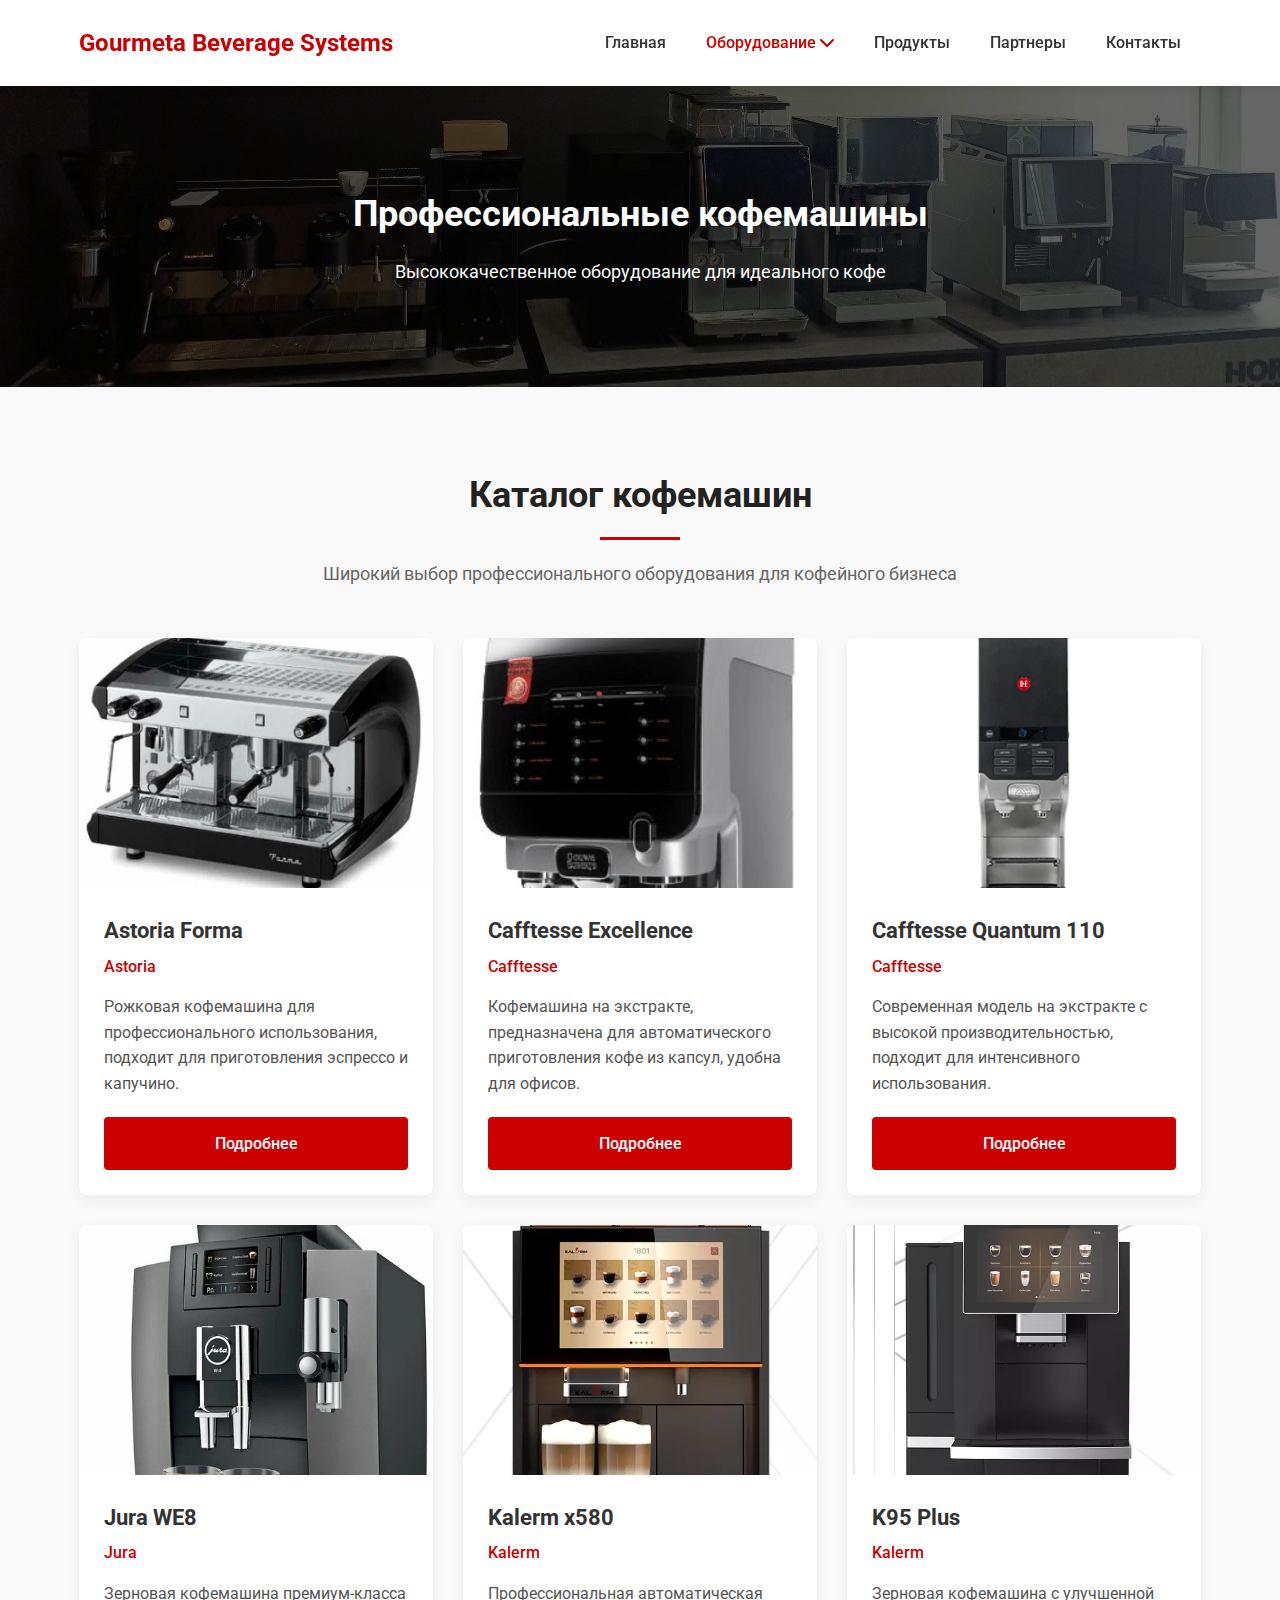
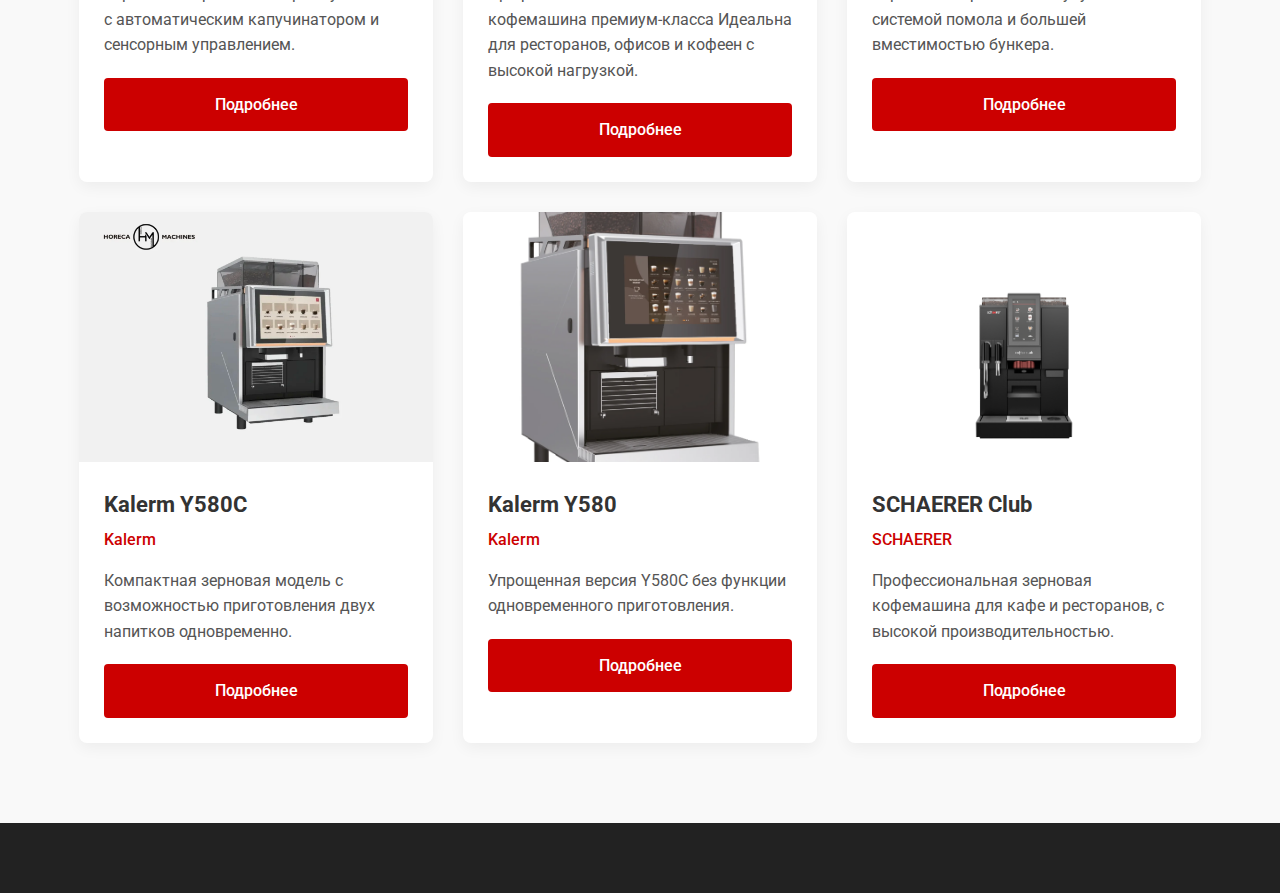
<file: coffee-machines.html>
<!DOCTYPE html>
<html lang="ru">
<head>
    <meta charset="UTF-8">
    <meta name="viewport" content="width=device-width, initial-scale=1.0">
    <title>Профессиональные кофемашины | Gourmeta Beverage Systems</title>
    <link rel="stylesheet" href="css/style.css">
    <link href="https://fonts.googleapis.com/css2?family=Roboto:wght@300;400;500;700&display=swap" rel="stylesheet">
    <link rel="stylesheet" href="https://cdnjs.cloudflare.com/ajax/libs/font-awesome/6.0.0/css/all.min.css">
</head>
<body>
    <!-- Шапка -->
    <header>
        <div class="container">
            <div class="header-top">
                <div class="logo">Gourmeta Beverage Systems</div>
                <nav>
                    <ul>
                        <li><a href="index.html">Главная</a></li>
                        <li class="dropdown">
                            <a href="equipment.html">Оборудование <i class="fas fa-chevron-down"></i></a>
                            <ul class="dropdown-menu">
                                <li><a href="coffee-machines.html" class="active">Кофемашины</a></li>
                                <li><a href="refrigerators.html">Холодильники</a></li>
                            </ul>
                        </li>
                        <li><a href="products.html">Продукты</a></li>
                        <li><a href="partners.html">Партнеры</a></li>
                        <li><a href="contacts.html">Контакты</a></li>
                    </ul>
                </nav>
            </div>
        </div>
    </header>

    <!-- Баннер -->
    <section class="hero-inner" style="background: linear-gradient(rgba(0,0,0,0.6), rgba(0,0,0,0.6)), url('img/cm/coffee-b.jpg'); background-size: cover; padding: 100px 0;">
        <div class="container">
            <h1>Профессиональные кофемашины</h1>
            <p>Высококачественное оборудование для идеального кофе</p>
        </div>
    </section>

    <!-- Контент страницы -->
    <main>
        <section id="coffee-machines">
            <div class="container">
                <div class="section-title">
                    <h2>Каталог кофемашин</h2>
                    <p>Широкий выбор профессионального оборудования для кофейного бизнеса</p>
                </div>
                
                <div class="equipment-grid">
                    <!-- Astoria -->
                    <div class="equipment-card">
                        <div class="equipment-img" style="background-image: url('img/cm/astoria_forma.jpg');"></div>
                        <div class="equipment-info">
                            <h3>Astoria Forma</h3>
                            <div class="brand">Astoria</div>
                            <p>Рожковая кофемашина для профессионального использования, подходит для приготовления эспрессо и капучино.</p>
                            <a href="https://www.refro.ru/product/kofemashina-rozhkovaya-astoria-sae-2-forma-chernyiy-stal/?ysclid=mc2ro4s0jy481557337" class="btn">Подробнее</a>
                        </div>
                    </div>
                    
                    <!-- Cafftesse Excellence -->
                    <div class="equipment-card">
                        <div class="equipment-img" style="background-image: url('img/cm/cafftesse_excellence.jpg');"></div>
                        <div class="equipment-info">
                            <h3>Cafftesse Excellence</h3>
                            <div class="brand">Cafftesse</div>
                            <p>Кофемашина на экстракте, предназначена для автоматического приготовления кофе из капсул, удобна для офисов.</p>
                            <a href="https://www.jacobsdouweegbertsprofessional.com/jacobsdouweegbertsprofessional2.com/coffee-dispensers/cafitesse-excellence/" class="btn">Подробнее</a>
                        </div>
                    </div>
                    
                    <!-- Cafftesse Quantum 110 -->
                    <div class="equipment-card">
                        <div class="equipment-img" style="background-image: url('img/cm/cafftesse_quantum110.jpg');"></div>
                        <div class="equipment-info">
                            <h3>Cafftesse Quantum 110</h3>
                            <div class="brand">Cafftesse</div>
                            <p>Современная модель на экстракте с высокой производительностью, подходит для интенсивного использования.</p>
                            <a href="https://www.jacobsdouweegbertsprofessional.com.au/products/coffee-machines/cafitesse/cafitesse-quantum-110/" class="btn">Подробнее</a>
                        </div>
                    </div>
                    
                    <!-- Jura WE8 -->
                    <div class="equipment-card">
                        <div class="equipment-img" style="background-image: url('img/cm/jura_we8.jpg');"></div>
                        <div class="equipment-info">
                            <h3>Jura WE8</h3>
                            <div class="brand">Jura</div>
                            <p>Зерновая кофемашина премиум-класса с автоматическим капучинатором и сенсорным управлением.</p>
                            <a href="https://jura-shop.ru/product/kofemashina-jura-we8-chrome-professional-15091/?ysclid=mc2sr716sb466140631" class="btn">Подробнее</a>
                        </div>
                    </div>
                    
                    <!-- Kalerm x580 -->
                    <div class="equipment-card">
                        <div class="equipment-img" style="background-image: url('img/cm/kalerm_x580.jpg');"></div>
                        <div class="equipment-info">
                            <h3>Kalerm x580</h3>
                            <div class="brand">Kalerm</div>
                            <p>Профессиональная автоматическая кофемашина премиум-класса
Идеальна для ресторанов, офисов и кофеен с высокой нагрузкой.</p>
                            <a href="https://www.kalerm.com/X580/" class="btn">Подробнее</a>
                        </div>
                    </div>
                    
                    <!-- Kalerm K961 -->
                    <div class="equipment-card">
                        <div class="equipment-img" style="background-image: url('img/cm/kalerm_k95P.jpg');"></div>
                        <div class="equipment-info">
                            <h3>K95 Plus</h3>
                            <div class="brand">Kalerm</div>
                            <p>Зерновая кофемашина с улучшенной системой помола и большей вместимостью бункера.</p>
                            <a href="https://www.kalerm.com/h-col-476.html" class="btn">Подробнее</a>
                        </div>
                    </div>
                    
                    <!-- Kalerm Y580c -->
                    <div class="equipment-card">
                        <div class="equipment-img" style="background-image: url('img/cm/kalerm_y580c.jpg');"></div>
                        <div class="equipment-info">
                            <h3>Kalerm Y580C</h3>
                            <div class="brand">Kalerm</div>
                            <p>Компактная зерновая модель с возможностью приготовления двух напитков одновременно.</p>
                            <a href="https://horeca-machines.com/horeca-machines-model-y580" class="btn">Подробнее</a>
                        </div>
                    </div>
                    
                    <!-- Kalerm Y580 -->
                    <div class="equipment-card">
                        <div class="equipment-img" style="background-image: url('img/cm/kalerm_y580.jpg');"></div>
                        <div class="equipment-info">
                            <h3>Kalerm Y580</h3>
                            <div class="brand">Kalerm</div>
                            <p>Упрощенная версия Y580C без функции одновременного приготовления.</p>
                            <a href="https://horeca-machines.com/horeca-machines-model-y580" class="btn">Подробнее</a>
                        </div>
                    </div>
                    
                    <!-- SCHAERER Club -->
                    <div class="equipment-card">
                        <div class="equipment-img" style="background-image: url('img/cm/schaerer_club.jpg');"></div>
                        <div class="equipment-info">
                            <h3>SCHAERER Club</h3>
                            <div class="brand">SCHAERER</div>
                            <p>Профессиональная зерновая кофемашина для кафе и ресторанов, с высокой производительностью.</p>
                            <a href="https://www.schaerer.com/coffee-machines/schaerer-coffee-club" class="btn">Подробнее</a>
                        </div>
                    </div>
                </div>
            </div>
        </section>
    </main>

    <!-- Футер -->
    <footer>
        <!-- Содержимое футера аналогично другим страницам -->
    </footer>

    <script src="js/script.js"></script>
</body>
</html>
</file>
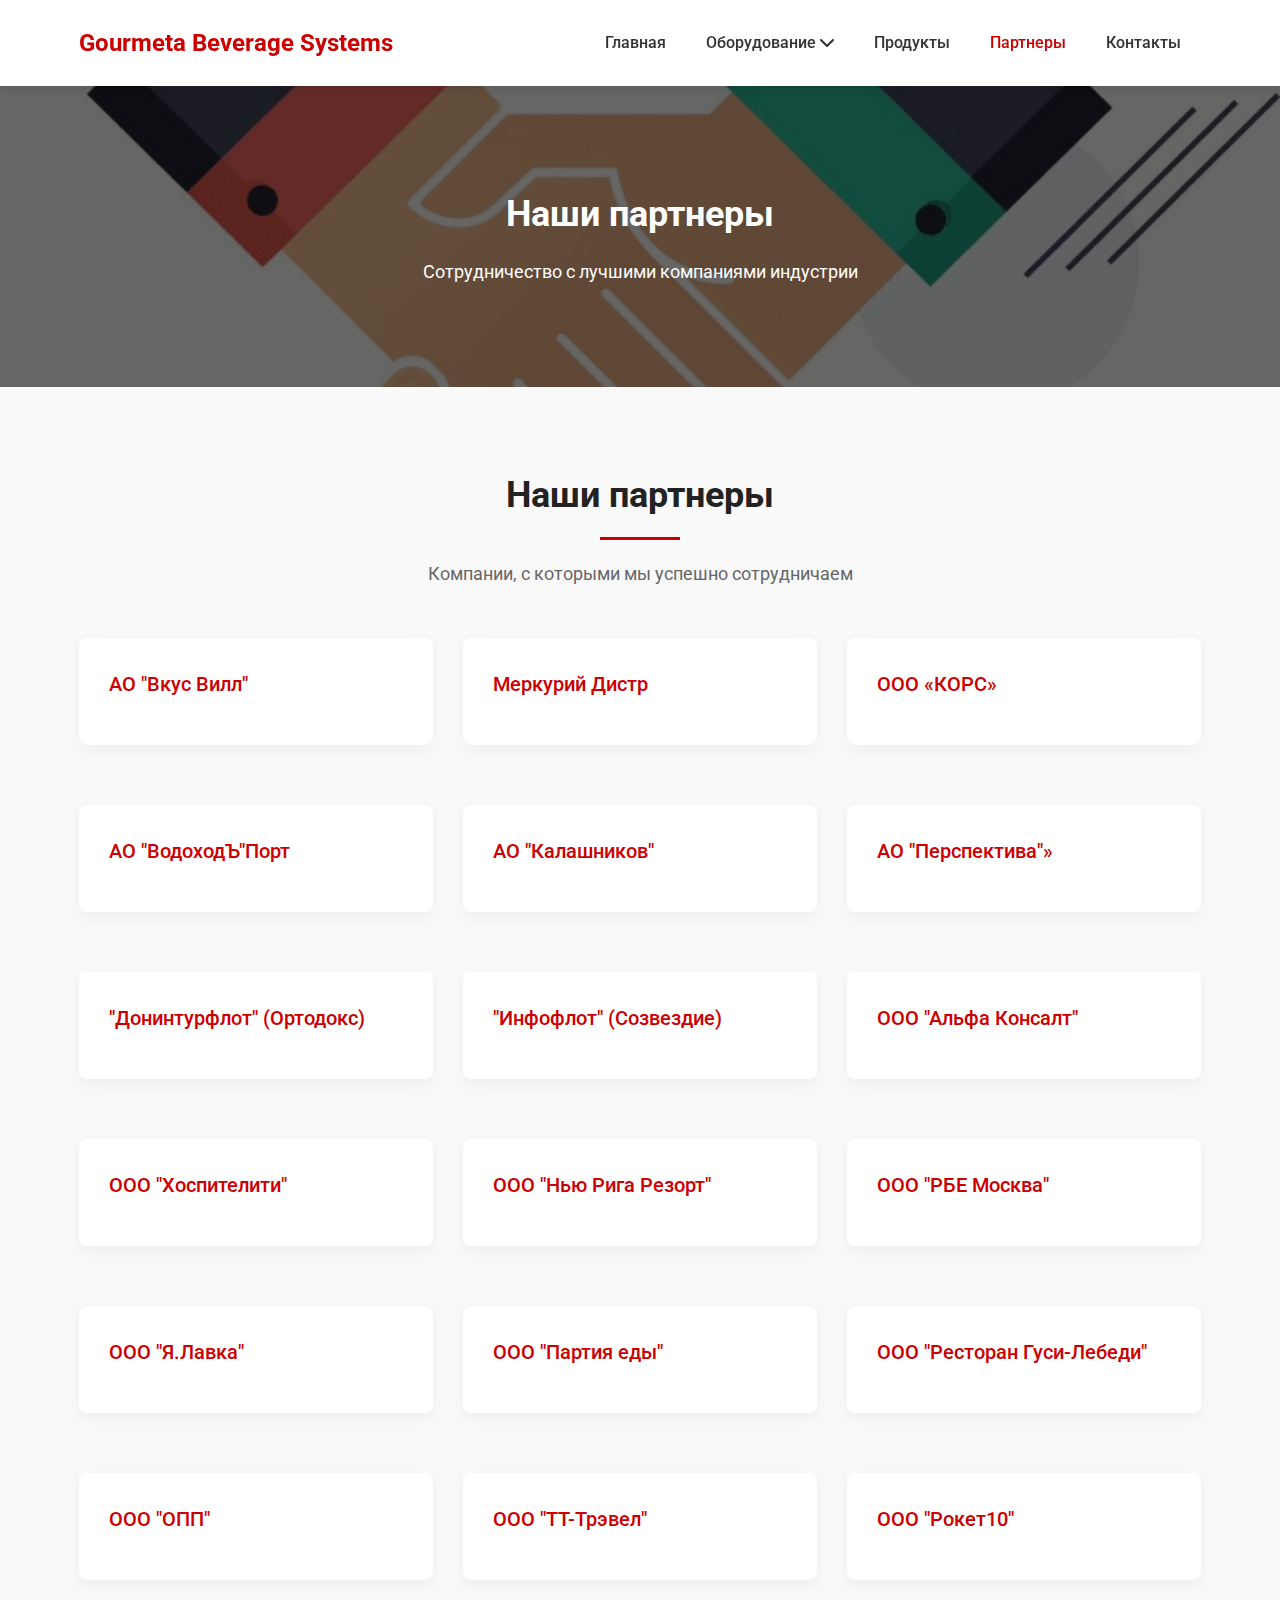
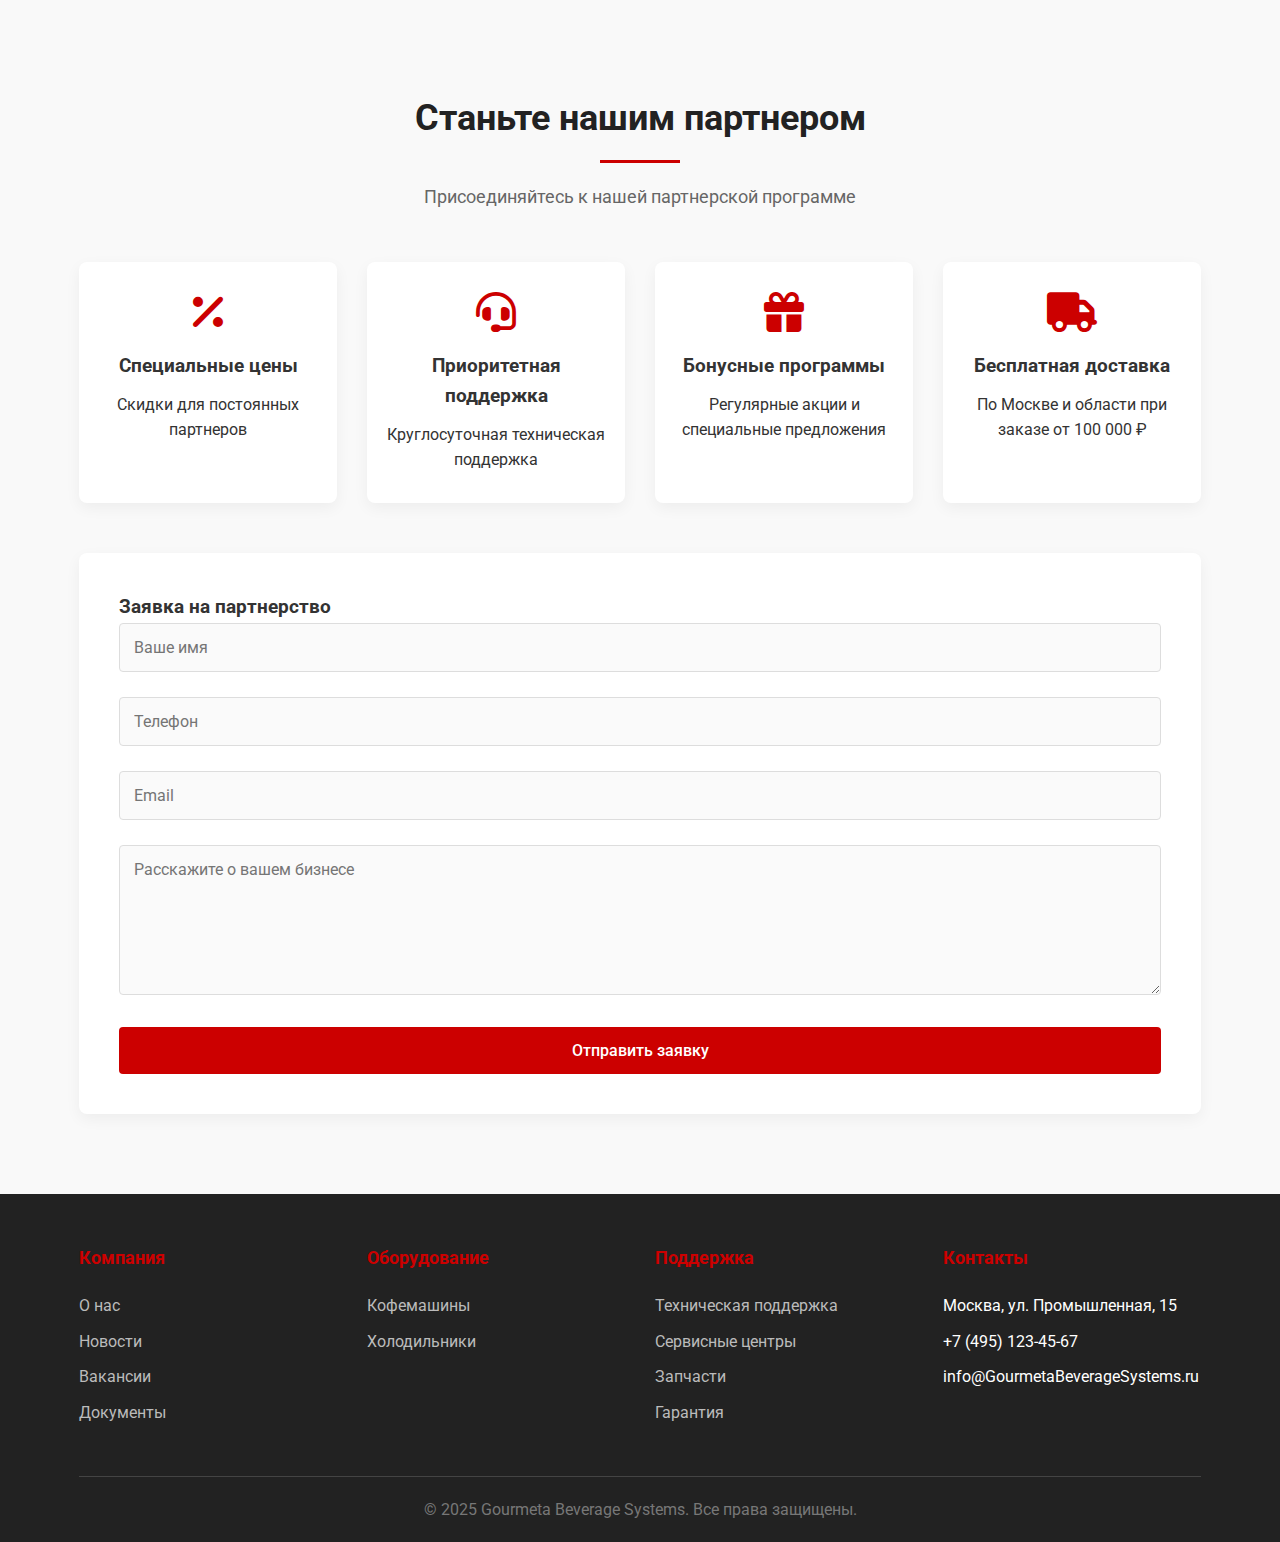
<file: partners.html>
<!DOCTYPE html>
<html lang="ru">
<head>
    <meta charset="UTF-8">
    <meta name="viewport" content="width=device-width, initial-scale=1.0">
    <title>Наши партнеры | Gourmeta Beverage Systems</title>
    <link rel="stylesheet" href="css/style.css">
    <link href="https://fonts.googleapis.com/css2?family=Roboto:wght@300;400;500;700&display=swap" rel="stylesheet">
    <link rel="stylesheet" href="https://cdnjs.cloudflare.com/ajax/libs/font-awesome/6.0.0/css/all.min.css">
</head>
<body>
    <!-- Шапка -->
    <header>
        <div class="container">
            <div class="header-top">
                <div class="logo">Gourmeta Beverage Systems</div>
                <nav>
                    <ul>
                        <li><a href="index.html">Главная</a></li>
                        <li class="dropdown">
                            <a href="equipment.html">Оборудование <i class="fas fa-chevron-down"></i></a>
                            <ul class="dropdown-menu">
                                <li><a href="coffee-machines.html">Кофемашины</a></li>
                                <li><a href="refrigerators.html">Холодильники</a></li>
                            </ul>
                        </li>
                        <li><a href="products.html">Продукты</a></li>
                        <li><a href="partners.html" class="active">Партнеры</a></li>
                        <li><a href="contacts.html">Контакты</a></li>
                    </ul>
                </nav>
            </div>
        </div>
    </header>

    <!-- Баннер -->
    <section class="hero-inner" style="background: linear-gradient(rgba(0,0,0,0.6), rgba(0,0,0,0.6)), url('img/partners-b.jpg'); background-size: cover; padding: 100px 0;">
        <div class="container">
            <h1>Наши партнеры</h1>
            <p>Сотрудничество с лучшими компаниями индустрии</p>
        </div>
    </section>

    <!-- Контент страницы -->
    <main>
        <section id="partners-main">
            <div class="container">
                <div class="section-title">
                    <h2>Наши партнеры</h2>
                    <p>Компании, с которыми мы успешно сотрудничаем</p>
                </div>
                
                <div class="partners-container">
                    <div class="partners-grid">
                        <!-- Партнеры из таблицы -->
                        <div class="partner-card">
                            <div class="partner-name">АО "Вкус Вилл"</div>
                        </div>
                        
                        <div class="partner-card">
                            <div class="partner-name">Меркурий Дистр</div>
                        </div>
                        
                        <div class="partner-card">
                            <div class="partner-name">ООО «КОРС»</div>
                        </div>
                        
                         <div class="partner-card">
                            <div class="partner-name">АО "ВодоходЪ"Порт</div>
                        </div>
                        
                        <div class="partner-card">
                            <div class="partner-name">АО "Калашников"</div>
                        </div>
                        
                        <div class="partner-card">
                            <div class="partner-name">АО "Перспектива"»</div>
                        </div>
                        
                        <div class="partner-card">
                            <div class="partner-name">"Донинтурфлот" (Ортодокс)</div>
                        </div>
                        
                        <div class="partner-card">
                            <div class="partner-name">"Инфофлот" (Созвездие)</div>
                        </div>
                        
                        <div class="partner-card">
                            <div class="partner-name">ООО "Альфа Консалт"</div>
                        </div>
                        
                        <div class="partner-card">
                            <div class="partner-name">ООО "Хоспителити"</div>
                        </div>
                        
                        <div class="partner-card">
                            <div class="partner-name">ООО "Нью Рига Резорт"</div>
                        </div>
                        
                        <div class="partner-card">
                            <div class="partner-name">ООО "РБЕ Москва"</div>
                        </div>
                        
                        <div class="partner-card">
                            <div class="partner-name">ООО "Я.Лавка"</div>
                        </div>
                        
                        <div class="partner-card">
                            <div class="partner-name">ООО "Партия еды"</div>
                        </div>
                        
                        <div class="partner-card">
                            <div class="partner-name">ООО "Ресторан Гуси-Лебеди"</div>
                        </div>
                        
                        <div class="partner-card">
                            <div class="partner-name">ООО "ОПП"</div>
                        </div>
                        
                         <div class="partner-card">
                            <div class="partner-name">ООО "ТТ-Трэвел"</div>
                        </div>
                        
                         <div class="partner-card">
                            <div class="partner-name">ООО "Рокет10"</div>
                        </div>
                        
                        
                    </div>
                </div>
                
                <div class="section-title" style="margin-top: 80px;">
                    <h2>Станьте нашим партнером</h2>
                    <p>Присоединяйтесь к нашей партнерской программе</p>
                </div>
                
                <div class="partnership-advantages">
                    <div class="advantage-card">
                        <i class="fas fa-percent"></i>
                        <h3>Специальные цены</h3>
                        <p>Скидки для постоянных партнеров</p>
                    </div>
                    
                    <div class="advantage-card">
                        <i class="fas fa-headset"></i>
                        <h3>Приоритетная поддержка</h3>
                        <p>Круглосуточная техническая поддержка</p>
                    </div>
                    
                    <div class="advantage-card">
                        <i class="fas fa-gift"></i>
                        <h3>Бонусные программы</h3>
                        <p>Регулярные акции и специальные предложения</p>
                    </div>
                    
                    <div class="advantage-card">
                        <i class="fas fa-truck"></i>
                        <h3>Бесплатная доставка</h3>
                        <p>По Москве и области при заказе от 100 000 ₽</p>
                    </div>
                </div>
                
                <div class="partnership-form">
                    <h3>Заявка на партнерство</h3>
                    <form>
                        <div class="form-group">
                            <input type="text" placeholder="Ваше имя" required>
                        </div>
                        <div class="form-group">
                            <input type="tel" placeholder="Телефон" required>
                        </div>
                        <div class="form-group">
                            <input type="email" placeholder="Email" required>
                        </div>
                        <div class="form-group">
                            <textarea placeholder="Расскажите о вашем бизнесе" rows="4" required></textarea>
                        </div>
                        <button type="submit" class="btn">Отправить заявку</button>
                    </form>
                </div>
            </div>
        </section>
    </main>

    <!-- Футер -->
    <footer>
        <div class="container">
            <div class="footer-content">
                <div class="footer-column">
                    <h3>Компания</h3>
                    <ul>
                        <li><a href="index.html">О нас</a></li>
                        <li><a href="#">Новости</a></li>
                        <li><a href="#">Вакансии</a></li>
                        <li><a href="#">Документы</a></li>
                    </ul>
                </div>
                <div class="footer-column">
                    <h3>Оборудование</h3>
                    <ul>
                        <li><a href="coffee-machines.html">Кофемашины</a></li>
                        <li><a href="refrigerators.html">Холодильники</a></li>
                    </ul>
                </div>
                <div class="footer-column">
                    <h3>Поддержка</h3>
                    <ul>
                        <li><a href="#">Техническая поддержка</a></li>
                        <li><a href="#">Сервисные центры</a></li>
                        <li><a href="#">Запчасти</a></li>
                        <li><a href="#">Гарантия</a></li>
                    </ul>
                </div>
                <div class="footer-column">
                    <h3>Контакты</h3>
                    <ul>
                        <li>Москва, ул. Промышленная, 15</li>
                        <li>+7 (495) 123-45-67</li>
                        <li>info@GourmetaBeverageSystems.ru</li>
                    </ul>
                </div>
            </div>
            <div class="copyright">
                <p>&copy; 2025 Gourmeta Beverage Systems. Все права защищены.</p>
            </div>
        </div>
    </footer>

    <script src="js/script.js"></script>
</body>
</html>
</file>
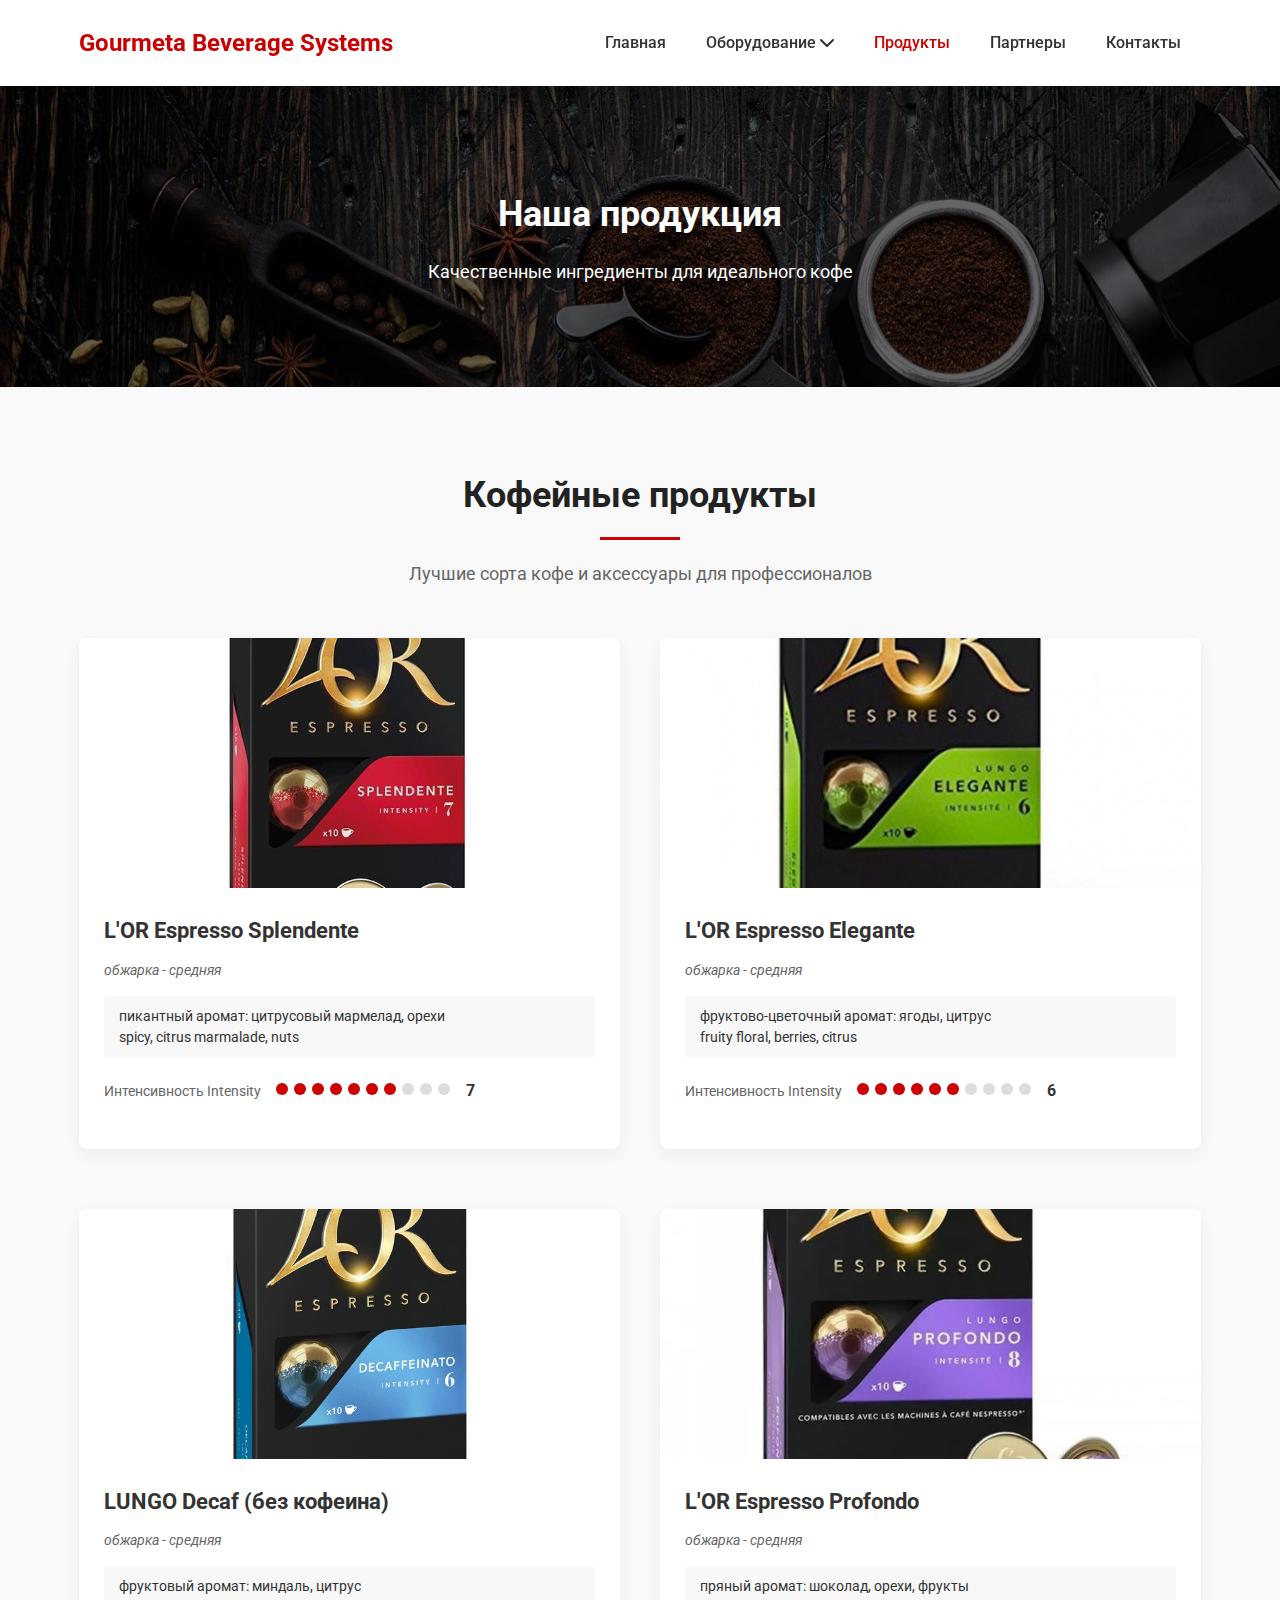
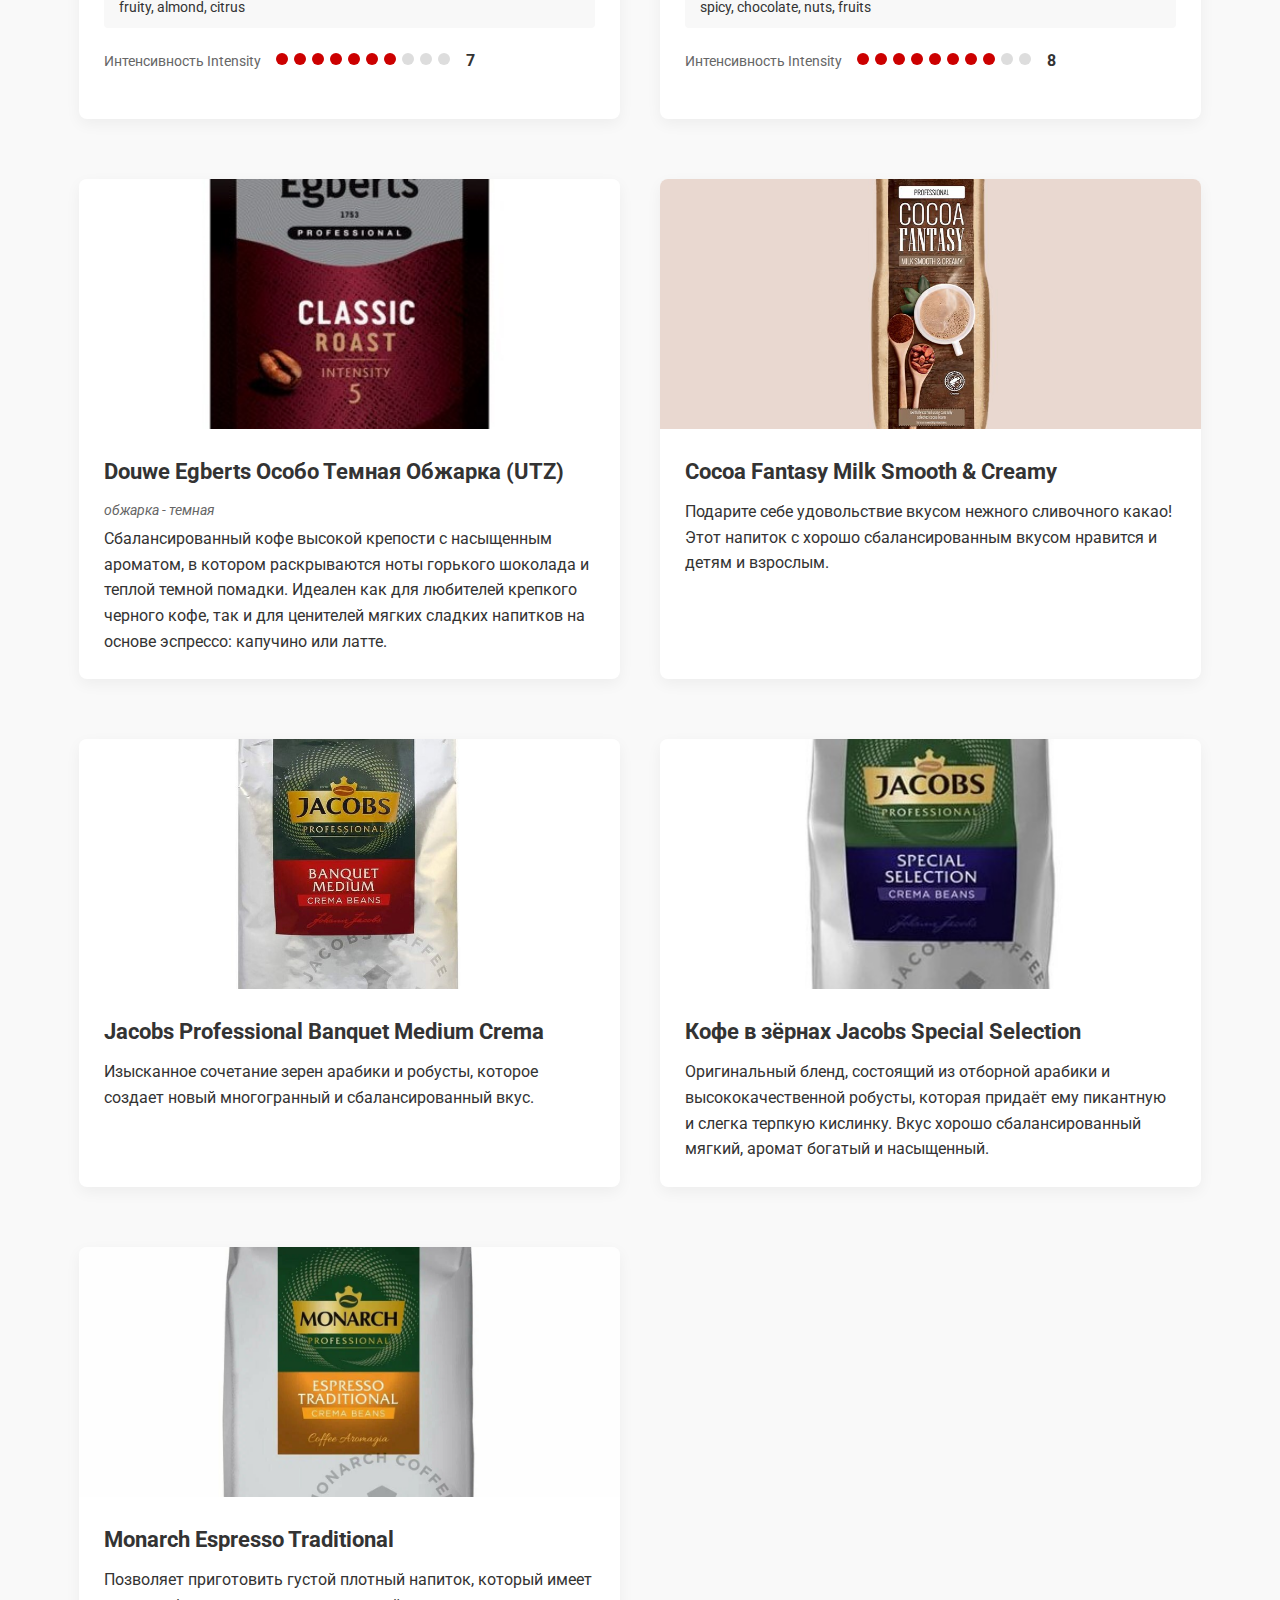
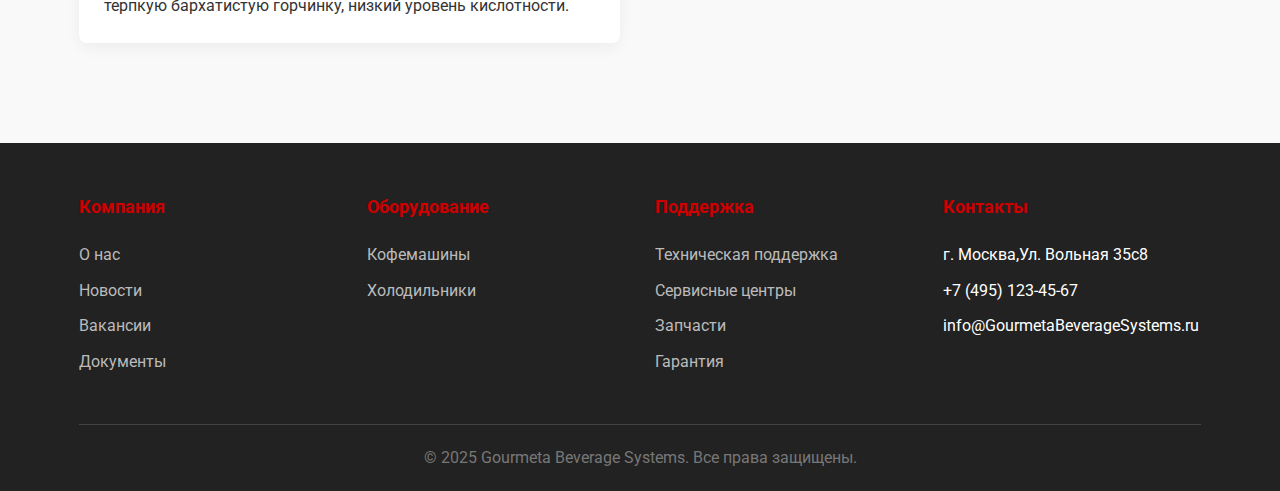
<file: products.html>
<!DOCTYPE html>
<html lang="ru">
<head>
    <meta charset="UTF-8">
    <meta name="viewport" content="width=device-width, initial-scale=1.0">
    <title>Продукты | Gourmeta Beverage Systems</title>
    <link rel="stylesheet" href="css/style.css">
    <link href="https://fonts.googleapis.com/css2?family=Roboto:wght@300;400;500;700&display=swap" rel="stylesheet">
    <link rel="stylesheet" href="https://cdnjs.cloudflare.com/ajax/libs/font-awesome/6.0.0/css/all.min.css">
</head>
<body>
    <!-- Шапка -->
    <header>
        <div class="container">
            <div class="header-top">
                <div class="logo">Gourmeta Beverage Systems</div>
                <nav>
                    <ul>
                        <li><a href="index.html">Главная</a></li>
                        <li class="dropdown">
                            <a href="equipment.html">Оборудование <i class="fas fa-chevron-down"></i></a>
                            <ul class="dropdown-menu">
                                <li><a href="coffee-machines.html">Кофемашины</a></li>
                                <li><a href="refrigerators.html">Холодильники</a></li>
                            </ul>
                        </li>
                        <li><a href="products.html" class="active">Продукты</a></li>
                        <li><a href="partners.html">Партнеры</a></li>
                        <li><a href="contacts.html">Контакты</a></li>
                    </ul>
                </nav>
            </div>
        </div>
    </header>

    <!-- Баннер -->
    <section class="hero-inner" style="background: linear-gradient(rgba(0,0,0,0.6), rgba(0,0,0,0.6)), url('img/p/products-b.jpg');">
        <div class="container">
            <h1>Наша продукция</h1>
            <p>Качественные ингредиенты для идеального кофе</p>
        </div>
    </section>

    <!-- Контент страницы -->
    <main>
        <section id="products-main">
            <div class="container">
                <div class="section-title">
                    <h2>Кофейные продукты</h2>
                    <p>Лучшие сорта кофе и аксессуары для профессионалов</p>
                </div>
                
                <div class="products-grid">
                    <!-- L'OR Espresso Splendente -->
                    <div class="product-card">
                        <div class="product-img" style="background-image: url('img/p/lor_splendente.jpg');"></div>
                        <div class="product-info">
                            <h3>L'OR Espresso Splendente</h3>
                            <div class="roast-info">обжарка - средняя</div>
                            <div class="flavor-notes">пикантный аромат: цитрусовый мармелад, орехи<br>spicy, citrus marmalade, nuts</div>
                            
                            <div class="intensity-scale">
                                <div class="intensity-label">Интенсивность Intensity</div>
                                <div class="intensity-dots">
                                    <div class="intensity-dot filled"></div>
                                    <div class="intensity-dot filled"></div>
                                    <div class="intensity-dot filled"></div>
                                    <div class="intensity-dot filled"></div>
                                    <div class="intensity-dot filled"></div>
                                    <div class="intensity-dot filled"></div>
                                    <div class="intensity-dot filled"></div>
                                    <div class="intensity-dot"></div>
                                    <div class="intensity-dot"></div>
                                    <div class="intensity-dot"></div>
                                </div>
                                <div class="intensity-value">7</div>
                            </div>
                            
                            
                        </div>
                    </div>
                    
                    <!-- L'OR Espresso Elegante -->
                    <div class="product-card">
                        <div class="product-img" style="background-image: url('img/p/lor_elegante.jpg');"></div>
                        <div class="product-info">
                            <h3>L'OR Espresso Elegante</h3>
                            <div class="roast-info">обжарка - средняя</div>
                            <div class="flavor-notes">фруктово-цветочный аромат: ягоды, цитрус<br>fruity floral, berries, citrus</div>
                            
                            <div class="intensity-scale">
                                <div class="intensity-label">Интенсивность Intensity</div>
                                <div class="intensity-dots">
                                    <div class="intensity-dot filled"></div>
                                    <div class="intensity-dot filled"></div>
                                    <div class="intensity-dot filled"></div>
                                    <div class="intensity-dot filled"></div>
                                    <div class="intensity-dot filled"></div>
                                    <div class="intensity-dot filled"></div>
                                    <div class="intensity-dot"></div>
                                    <div class="intensity-dot"></div>
                                    <div class="intensity-dot"></div>
                                    <div class="intensity-dot"></div>
                                </div>
                                <div class="intensity-value">6</div>
                            </div>
                            
                            
                        </div>
                    </div>
                    
                    <!-- LUNGO Decaf -->
                    <div class="product-card">
                        <div class="product-img" style="background-image: url('img/p/lungo_decaf.jpg');"></div>
                        <div class="product-info">
                            <h3>LUNGO Decaf (без кофеина)</h3>
                            <div class="roast-info">обжарка - средняя</div>
                            <div class="flavor-notes">фруктовый аромат: миндаль, цитрус<br>fruity, almond, citrus</div>
                            
                            <div class="intensity-scale">
                                <div class="intensity-label">Интенсивность Intensity</div>
                                <div class="intensity-dots">
                                    <div class="intensity-dot filled"></div>
                                    <div class="intensity-dot filled"></div>
                                    <div class="intensity-dot filled"></div>
                                    <div class="intensity-dot filled"></div>
                                    <div class="intensity-dot filled"></div>
                                    <div class="intensity-dot filled"></div>
                                    <div class="intensity-dot filled"></div>
                                    <div class="intensity-dot"></div>
                                    <div class="intensity-dot"></div>
                                    <div class="intensity-dot"></div>
                                </div>
                                <div class="intensity-value">7</div>
                            </div>
                            
                            
                        </div>
                    </div>
                    
                    <!-- L'OR Espresso Profondo -->
                    <div class="product-card">
                        <div class="product-img" style="background-image: url('img/p/lor_profondo.jpg');"></div>
                        <div class="product-info">
                            <h3>L'OR Espresso Profondo</h3>
                            <div class="roast-info">обжарка - средняя</div>
                            <div class="flavor-notes">пряный аромат: шоколад, орехи, фрукты<br>spicy, chocolate, nuts, fruits</div>
                            
                            <div class="intensity-scale">
                                <div class="intensity-label">Интенсивность Intensity</div>
                                <div class="intensity-dots">
                                    <div class="intensity-dot filled"></div>
                                    <div class="intensity-dot filled"></div>
                                    <div class="intensity-dot filled"></div>
                                    <div class="intensity-dot filled"></div>
                                    <div class="intensity-dot filled"></div>
                                    <div class="intensity-dot filled"></div>
                                    <div class="intensity-dot filled"></div>
                                    <div class="intensity-dot filled"></div>
                                    <div class="intensity-dot"></div>
                                    <div class="intensity-dot"></div>
                                </div>
                                <div class="intensity-value">8</div>
                            </div>
                            
                            
                        </div>
                    </div>
                    
                    <!-- Douwe Egberts Особо Темная Обжарка -->
                    <div class="product-card">
                        <div class="product-img" style="background-image: url('img/p/douwe_egberts.jpg');"></div>
                        <div class="product-info">
                            <h3>Douwe Egberts Особо Темная Обжарка (UTZ)</h3>
                            <div class="roast-info">обжарка - темная</div>
                            <p>Сбалансированный кофе высокой крепости с насыщенным ароматом, в котором раскрываются ноты горького шоколада и теплой темной помадки. Идеален как для любителей крепкого черного кофе, так и для ценителей мягких сладких напитков на основе эспрессо: капучино или латте.</p>
                            
                            
                        </div>
                    </div>
                    
                    <!-- Cocoa Fantasy -->
                    <div class="product-card">
                        <div class="product-img" style="background-image: url('img/p/cocoa_fantasy.jpg');"></div>
                        <div class="product-info">
                            <h3>Cocoa Fantasy Milk Smooth & Creamy</h3>
                            <p>Подарите себе удовольствие вкусом нежного сливочного какао! Этот напиток с хорошо сбалансированным вкусом нравится и детям и взрослым.</p>
                            
                            
                        </div>
                    </div>
                    
                    <!-- Jacobs Professional Bankett -->
                    <div class="product-card">
                        <div class="product-img" style="background-image: url('img/p/jacobs_bankett.jpg');"></div>
                        <div class="product-info">
                            <h3>Jacobs Professional Banquet Medium Crema</h3>
                            <p>Изысканное сочетание зерен арабики и робусты, которое создает новый многогранный и сбалансированный вкус.</p>
                            
                            
                        </div>
                    </div>
                    
                    <!-- Jacobs Special Selection -->
                    <div class="product-card">
                        <div class="product-img" style="background-image: url('img/p/jacobs_special.jpg');"></div>
                        <div class="product-info">
                            <h3>Кофе в зёрнах Jacobs Special Selection</h3>
                            <p>Оригинальный бленд, состоящий из отборной арабики и высококачественной робусты, которая придаёт ему пикантную и слегка терпкую кислинку. Вкус хорошо сбалансированный мягкий, аромат богатый и насыщенный.</p>
                            
                            
                        </div>
                    </div>
                    
                    <!-- Monarch Espresso Traditional -->
                    <div class="product-card">
                        <div class="product-img" style="background-image: url('img/p/monarch_espresso.jpg');"></div>
                        <div class="product-info">
                            <h3>Monarch Espresso Traditional</h3>
                            <p>Позволяет приготовить густой плотный напиток, который имеет терпкую бархатистую горчинку, низкий уровень кислотности.</p>
                            
                            
                        </div>
                    </div>
                </div>
            </div>
        </section>
    </main>

    <!-- Футер -->
    <footer>
        <div class="container">
            <div class="footer-content">
                <div class="footer-column">
                    <h3>Компания</h3>
                    <ul>
                        <li><a href="index.html">О нас</a></li>
                        <li><a href="#">Новости</a></li>
                        <li><a href="#">Вакансии</a></li>
                        <li><a href="#">Документы</a></li>
                    </ul>
                </div>
                <div class="footer-column">
                    <h3>Оборудование</h3>
                    <ul>
                        <li><a href="coffee-machines.html">Кофемашины</a></li>
                        <li><a href="refrigerators.html">Холодильники</a></li>
                    </ul>
                </div>
                <div class="footer-column">
                    <h3>Поддержка</h3>
                    <ul>
                        <li><a href="#">Техническая поддержка</a></li>
                        <li><a href="#">Сервисные центры</a></li>
                        <li><a href="#">Запчасти</a></li>
                        <li><a href="#">Гарантия</a></li>
                    </ul>
                </div>
                <div class="footer-column">
                    <h3>Контакты</h3>
                    <ul>
                        <li>г. Москва,Ул. Вольная 35с8</li>
                        <li>+7 (495) 123-45-67</li>
                        <li>info@GourmetaBeverageSystems.ru</li>
                    </ul>
                </div>
            </div>
            <div class="copyright">
                <p>&copy; 2025 Gourmeta Beverage Systems. Все права защищены.</p>
            </div>
        </div>
    </footer>

    <script src="js/script.js"></script>
</body>
</html>
</file>
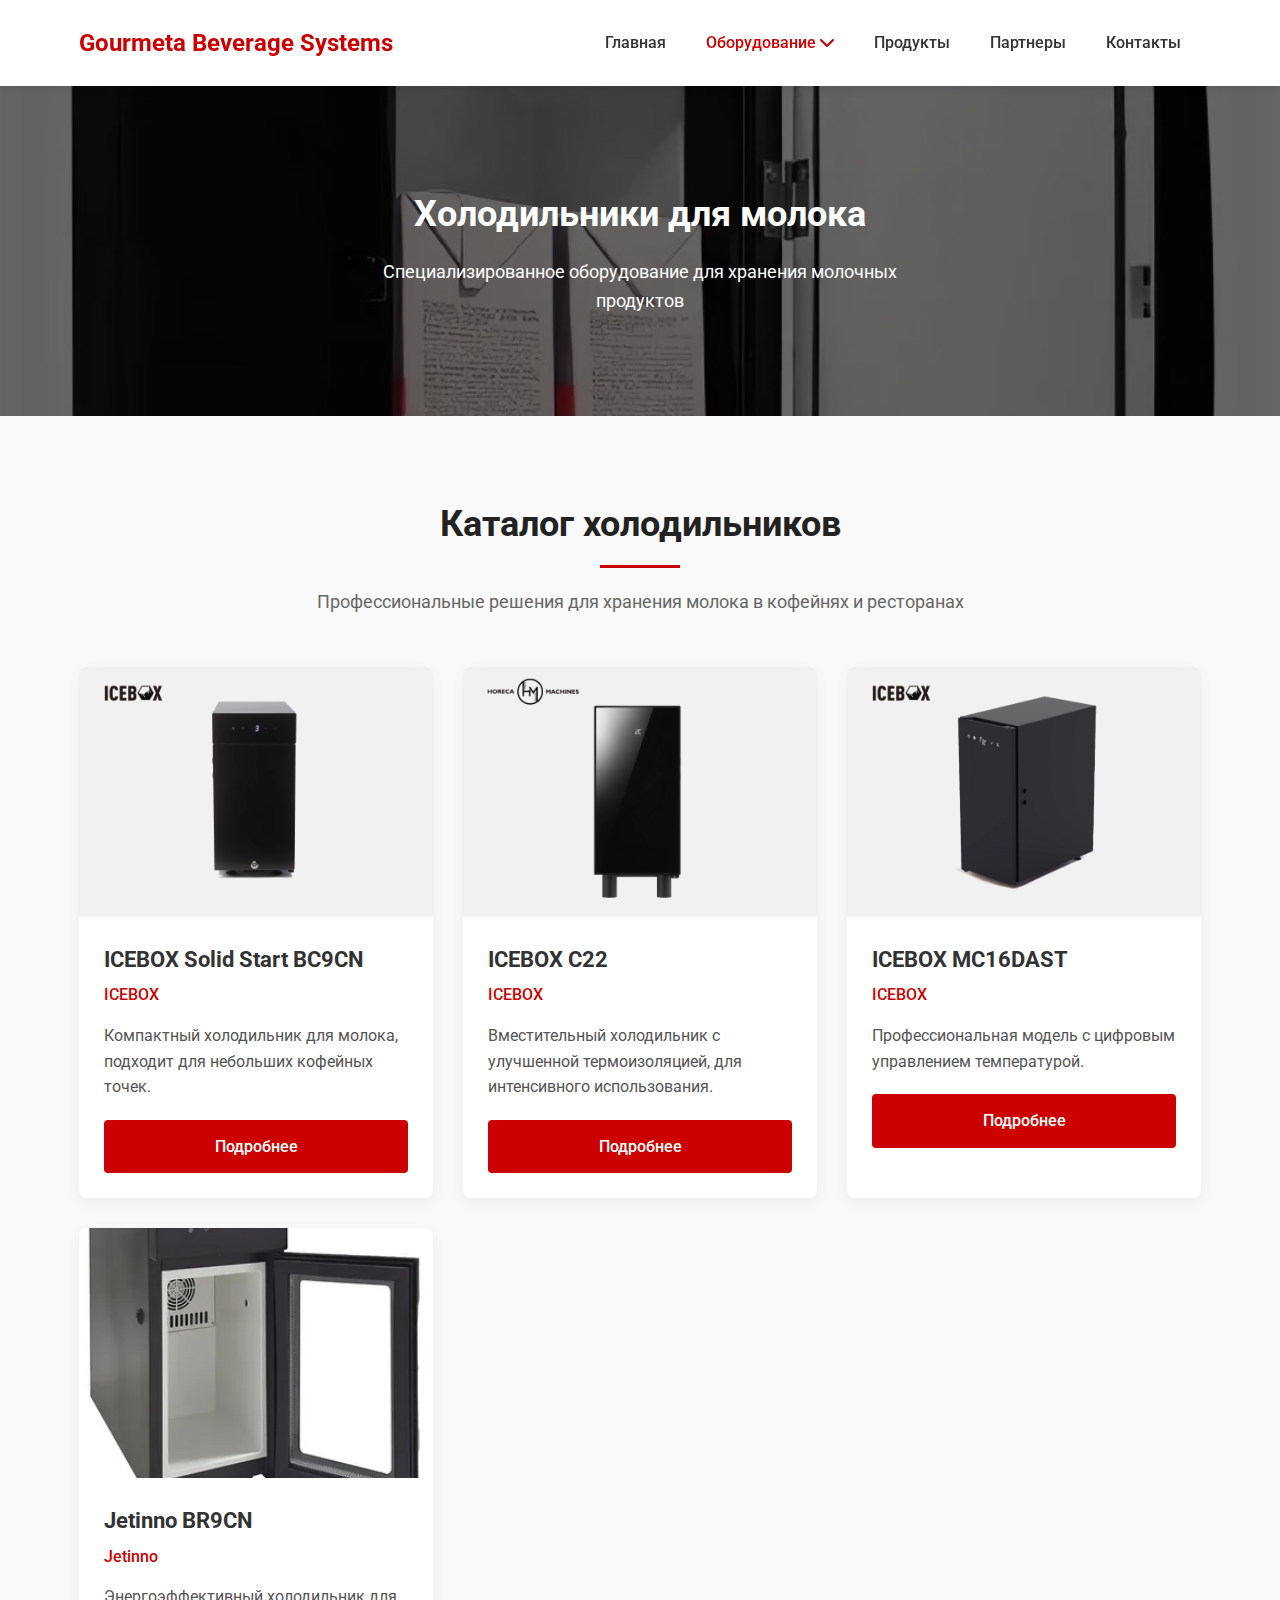
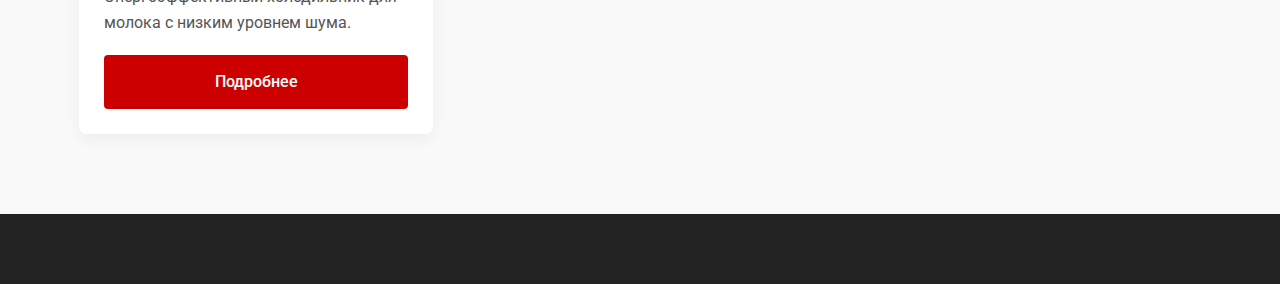
<file: refrigerators.html>
<!DOCTYPE html>
<html lang="ru">
<head>
    <meta charset="UTF-8">
    <meta name="viewport" content="width=device-width, initial-scale=1.0">
    <title>Холодильники для молока | Gourmeta Beverage Systems</title>
    <link rel="stylesheet" href="css/style.css">
    <link href="https://fonts.googleapis.com/css2?family=Roboto:wght@300;400;500;700&display=swap" rel="stylesheet">
    <link rel="stylesheet" href="https://cdnjs.cloudflare.com/ajax/libs/font-awesome/6.0.0/css/all.min.css">
</head>
<body>
    <!-- Шапка -->
    <header>
        <div class="container">
            <div class="header-top">
                <div class="logo">Gourmeta Beverage Systems</div>
                <nav>
                    <ul>
                        <li><a href="index.html">Главная</a></li>
                        <li class="dropdown">
                            <a href="equipment.html">Оборудование <i class="fas fa-chevron-down"></i></a>
                            <ul class="dropdown-menu">
                                <li><a href="coffee-machines.html">Кофемашины</a></li>
                                <li><a href="refrigerators.html" class="active">Холодильники</a></li>
                            </ul>
                        </li>
                        <li><a href="products.html">Продукты</a></li>
                        <li><a href="partners.html">Партнеры</a></li>
                        <li><a href="contacts.html">Контакты</a></li>
                    </ul>
                </nav>
            </div>
        </div>
    </header>

    <!-- Баннер -->
    <section class="hero-inner" style="background: linear-gradient(rgba(0,0,0,0.6), rgba(0,0,0,0.6)), url('img/rg/fr-b.jpg'); background-size: cover; padding: 100px 0;">
        <div class="container">
            <h1>Холодильники для молока</h1>
            <p>Специализированное оборудование для хранения молочных продуктов</p>
        </div>
    </section>

    <!-- Контент страницы -->
    <main>
        <section id="refrigerators">
            <div class="container">
                <div class="section-title">
                    <h2>Каталог холодильников</h2>
                    <p>Профессиональные решения для хранения молока в кофейнях и ресторанах</p>
                </div>
                
                <div class="equipment-grid">
                    <!-- ICEBOX Solid Start BС9CN -->
                    <div class="equipment-card">
                        <div class="equipment-img" style="background-image: url('img/rg/icebox_c5.jpg');"></div>
                        <div class="equipment-info">
                            <h3>ICEBOX Solid Start BС9CN</h3>
                            <div class="brand">ICEBOX</div>
                            <p>Компактный холодильник для молока, подходит для небольших кофейных точек.</p>
                            <a href="https://horeca-machines.com/icebox-milk-cooler-solid-start-bc9cn" class="btn">Подробнее</a>
                        </div>
                    </div>
                    
                    <!-- ICEBOX C22 -->
                    <div class="equipment-card">
                        <div class="equipment-img" style="background-image: url('img/rg/icebox_c22.jpg');"></div>
                        <div class="equipment-info">
                            <h3>ICEBOX C22</h3>
                            <div class="brand">ICEBOX</div>
                            <p>Вместительный холодильник с улучшенной термоизоляцией, для интенсивного использования.</p>
                            <a href="https://horeca-machines.com/horeca-machines-milk-cooler-c22" class="btn">Подробнее</a>
                        </div>
                    </div>
                    
                    <!-- ICEBOX MC16DAST -->
                    <div class="equipment-card">
                        <div class="equipment-img" style="background-image: url('img/rg/icebox_mc16dast.jpg');"></div>
                        <div class="equipment-info">
                            <h3>ICEBOX MC16DAST</h3>
                            <div class="brand">ICEBOX</div>
                            <p>Профессиональная модель с цифровым управлением температурой.</p>
                            <a href="https://horeca-machines.com/icebox-milk-cooler-solid-sensor-mc16dast" class="btn">Подробнее</a>
                        </div>
                    </div>
                    
                    <!-- Jetinno BR9CN -->
                    <div class="equipment-card">
                        <div class="equipment-img" style="background-image: url('img/rg/jetinno_br9cn.jpg');"></div>
                        <div class="equipment-info">
                            <h3>Jetinno BR9CN</h3>
                            <div class="brand">Jetinno</div>
                            <p>Энергоэффективный холодильник для молока с низким уровнем шума.</p>
                            <a href="https://r-komplekt.ru/catalog/okhladiteli_moloka/kholodilnik-dlya-moloka-jetinno-jl35-esfb4c-fm/?ysclid=mc6a41rvqh694065466" class="btn">Подробнее</a>
                        </div>
                    </div>
                </div>
            </div>
        </section>
    </main>

    <!-- Футер -->
    <footer>
        <!-- Содержимое футера аналогично другим страницам -->
    </footer>

    <script src="js/script.js"></script>
</body>
</html>
</file>
<file: css/style.css>
/* Общие стили */
* {
    margin: 0;
    padding: 0;
    box-sizing: border-box;
    font-family: 'Roboto', sans-serif;
}

body {
    background-color: #f9f9f9;
    color: #333;
    line-height: 1.6;
}

.container {
    width: 90%;
    max-width: 1200px;
    margin: 0 auto;
    padding: 0 15px;
}

/* Шапка */
header {
    background-color: #fff;
    box-shadow: 0 2px 10px rgba(0,0,0,0.1);
    position: sticky;
    top: 0;
    z-index: 1000;
}

.header-top {
    display: flex;
    justify-content: space-between;
    align-items: center;
    padding: 15px 0;
}

.logo {
    font-size: 24px;
    font-weight: 700;
    color: #c00;
}

.logo span {
    color: #333;
}

/* Навигация */
nav ul {
    display: flex;
    list-style: none;
}

nav li {
    position: relative;
}

nav a {
    display: block;
    padding: 15px 20px;
    text-decoration: none;
    color: #333;
    font-weight: 500;
    transition: color 0.3s;
}

nav a:hover, 
nav a.active {
    color: #c00;
}

.dropdown-menu {
    position: absolute;
    background: #fff;
    box-shadow: 0 5px 15px rgba(0,0,0,0.1);
    width: 280px;
    opacity: 0;
    visibility: hidden;
    transition: all 0.3s;
}

.dropdown:hover .dropdown-menu {
    opacity: 1;
    visibility: visible;
}

.dropdown-menu li {
    border-bottom: 1px solid #eee;
}

.dropdown-menu a {
    padding: 12px 15px;
}

/* Баннер */
.hero {
    background: linear-gradient(rgba(0,0,0,0.6), rgba(0,0,0,0.6)), url('https://via.placeholder.com/1920x600');
    background-size: cover;
    background-position: center;
    color: #fff;
    text-align: center;
    padding: 100px 0;
}

.hero h1 {
    font-size: 42px;
    margin-bottom: 20px;
}

.hero p {
    font-size: 20px;
    max-width: 700px;
    margin: 0 auto 30px;
}

.btn {
    display: inline-block;
    background: #c00;
    color: #fff;
    padding: 12px 30px;
    border-radius: 4px;
    text-decoration: none;
    font-weight: 500;
    transition: background 0.3s;
}

.btn:hover {
    background: #a00;
}

/* Секции */
section {
    padding: 80px 0;
}

.section-title {
    text-align: center;
    margin-bottom: 50px;
}

.section-title h2 {
    font-size: 32px;
    color: #222;
    position: relative;
    display: inline-block;
    padding-bottom: 15px;
}

.section-title h2:after {
    content: '';
    position: absolute;
    bottom: 0;
    left: 50%;
    transform: translateX(-50%);
    width: 80px;
    height: 3px;
    background: #c00;
}

/* Футер */
footer {
    background: #222;
    color: #fff;
    padding: 50px 0 20px;
}

.footer-content {
    display: grid;
    grid-template-columns: repeat(auto-fit, minmax(250px, 1fr));
    gap: 30px;
    margin-bottom: 40px;
}

.footer-column h3 {
    color: #c00;
    margin-bottom: 20px;
    font-size: 18px;
}

.footer-column ul {
    list-style: none;
}

.footer-column ul li {
    margin-bottom: 10px;
}

.footer-column a {
    color: #bbb;
    text-decoration: none;
    transition: color 0.3s;
}

.footer-column a:hover {
    color: #fff;
}

.copyright {
    text-align: center;
    padding-top: 20px;
    border-top: 1px solid #444;
    color: #777;
}

/* Адаптивность */
@media (max-width: 992px) {
    .equipment-categories {
        flex-direction: column;
    }
}

@media (max-width: 768px) {
    .header-top {
        flex-direction: column;
        text-align: center;
    }
    
    nav ul {
        margin-top: 15px;
        flex-wrap: wrap;
        justify-content: center;
    }
    
    .hero {
        padding: 60px 0;
    }
    
    .hero h1 {
        font-size: 32px;
    }
}

@media (max-width: 576px) {
    .section-title h2 {
        font-size: 28px;
    }
    
    nav li {
        width: 100%;
        text-align: center;
    }
    
    .dropdown-menu {
        position: static;
        width: 100%;
        box-shadow: none;
        opacity: 1;
        visibility: visible;
        max-height: 0;
        overflow: hidden;
        transition: max-height 0.3s;
    }
    
    .dropdown:hover .dropdown-menu {
        max-height: 300px;
    }
}
.hero-inner {
    background-size: cover;
    background-position: center;
    color: #fff;
    text-align: center;
    padding: 100px 0;
}

.hero-inner h1 {
    font-size: 36px;
    margin-bottom: 15px;
}

.hero-inner p {
    font-size: 18px;
    max-width: 600px;
    margin: 0 auto;
}

/* Табы на странице продуктов */
.category-tabs {
    margin-top: 40px;
}

.tab-buttons {
    display: flex;
    border-bottom: 2px solid #eee;
    margin-bottom: 30px;
}

.tab-btn {
    background: none;
    border: none;
    padding: 15px 25px;
    font-size: 16px;
    cursor: pointer;
    position: relative;
    color: #666;
    font-weight: 500;
}

.tab-btn.active {
    color: #c00;
}

.tab-btn.active:after {
    content: '';
    position: absolute;
    bottom: -2px;
    left: 0;
    width: 100%;
    height: 2px;
    background: #c00;
}

.tab-content {
    display: none;
}

.tab-content.active {
    display: block;
}

/* Карточка продукта */
.product-meta {
    display: flex;
    justify-content: space-between;
    align-items: center;
    margin-top: 15px;
}

.price {
    font-weight: 700;
    color: #c00;
    font-size: 18px;
}

/* Партнеры */
.partner-card {
    background: #fff;
    border-radius: 8px;
    overflow: hidden;
    box-shadow: 0 5px 15px rgba(0,0,0,0.05);
    display: flex;
    margin-bottom: 30px;
}

.partner-logo {
    width: 250px;
    height: 200px;
    background-size: contain;
    background-position: center;
    background-repeat: no-repeat;
    background-color: #f9f9f9;
    padding: 20px;
}

.partner-info {
    padding: 30px;
    flex: 1;
}

.partnership-advantages {
    display: grid;
    grid-template-columns: repeat(auto-fit, minmax(250px, 1fr));
    gap: 30px;
    margin: 50px 0;
}

.advantage-card {
    text-align: center;
    padding: 30px 20px;
    background: #fff;
    border-radius: 8px;
    box-shadow: 0 5px 15px rgba(0,0,0,0.05);
}

.advantage-card i {
    font-size: 40px;
    color: #c00;
    margin-bottom: 20px;
}

.advantage-card h3 {
    margin-bottom: 10px;
}

.partnership-form {
    background: #fff;
    padding: 40px;
    border-radius: 8px;
    box-shadow: 0 5px 15px rgba(0,0,0,0.05);
    margin-top: 40px;
}

/* Контакты */
.contact-container {
    display: grid;
    grid-template-columns: 1fr 1fr;
    gap: 50px;
    margin-bottom: 50px;
}

.contact-item {
    display: flex;
    margin-bottom: 30px;
}

.contact-item i {
    font-size: 24px;
    color: #c00;
    min-width: 40px;
    margin-top: 5px;
}

.contact-details h3 {
    margin-bottom: 5px;
}

.contact-departments {
    margin-top: 40px;
}

.department {
    margin-bottom: 25px;
}

.department h4 {
    margin-bottom: 5px;
    color: #c00;
}

.form-row {
    display: grid;
    grid-template-columns: 1fr 1fr;
    gap: 20px;
}

.map-container {
    height: 500px;
    background: #eee;
    border-radius: 8px;
    overflow: hidden;
    margin-top: 50px;
}

/* Адаптивность */
@media (max-width: 992px) {
    .contact-container {
        grid-template-columns: 1fr;
    }
    
    .partner-card {
        flex-direction: column;
    }
    
    .partner-logo {
        width: 100%;
        height: 150px;
    }
}

@media (max-width: 768px) {
    .form-row {
        grid-template-columns: 1fr;
    }
}
/* Стили для карточек партнеров */
.partners-grid {
    display: grid;
    grid-template-columns: repeat(auto-fill, minmax(300px, 1fr));
    gap: 30px;
    margin-top: 40px;
}

.partner-card {
    background: #fff;
    border-radius: 8px;
    box-shadow: 0 5px 15px rgba(0,0,0,0.05);
    padding: 30px;
    text-align: center;
    transition: transform 0.3s, box-shadow 0.3s;
}

.partner-card:hover {
    transform: translateY(-5px);
    box-shadow: 0 10px 25px rgba(0,0,0,0.1);
}

.partner-name {
    font-size: 20px;
    font-weight: 500;
    color: #c00;
    margin-bottom: 15px;
}
/* Сетка оборудования */
.equipment-grid {
    display: grid;
    grid-template-columns: repeat(auto-fill, minmax(350px, 1fr));
    gap: 30px;
    margin-top: 40px;
}

.equipment-card {
    background: #fff;
    border-radius: 8px;
    overflow: hidden;
    box-shadow: 0 5px 15px rgba(0,0,0,0.05);
    transition: transform 0.3s, box-shadow 0.3s;
}

.equipment-card:hover {
    transform: translateY(-5px);
    box-shadow: 0 10px 25px rgba(0,0,0,0.1);
}

.equipment-img {
    height: 250px;
    background-size: cover;
    background-position: center;
}

.equipment-info {
    padding: 25px;
}

.equipment-info h3 {
    margin-bottom: 5px;
    font-size: 22px;
}

.brand {
    color: #c00;
    font-weight: 500;
    margin-bottom: 15px;
    font-size: 16px;
}

.equipment-info p {
    margin-bottom: 20px;
    color: #555;
}

/* Адаптивность */
@media (max-width: 768px) {
    .equipment-grid {
        grid-template-columns: 1fr;
    }
}
/* Стили для активного состояния выпадающего меню */
nav > ul > li.dropdown.active > a {
    color: #c00;
    background-color: transparent;
}

nav > ul > li.dropdown.active > a:after {
    display: none;
}

.dropdown-menu a.active {
    background-color: #f8f8f8;
    color: #c00;
    font-weight: bold;
}
.dropdown-menu a.active:before {
    content: "✓";
    margin-right: 8px;
    font-weight: normal;
}
/* Стили для страницы продуктов */
#products-main {
    padding: 80px 0;
}

.products-grid {
    display: grid;
    grid-template-columns: repeat(auto-fill, minmax(350px, 1fr));
    gap: 40px; /* Увеличили расстояние между карточками */
    margin-top: 40px;
}

.product-card {
    background: #fff;
    border-radius: 8px;
    overflow: hidden;
    box-shadow: 0 5px 15px rgba(0,0,0,0.05);
    transition: transform 0.3s, box-shadow 0.3s;
    margin-bottom: 20px; /* Добавили отступ снизу для мобильных */
}

.product-card:hover {
    transform: translateY(-5px);
    box-shadow: 0 10px 25px rgba(0,0,0,0.1);
}

.product-img {
    height: 250px;
    background-size: cover;
    background-position: center;
}

.product-info {
    padding: 25px;
}

.product-info h3 {
    margin-bottom: 10px;
    font-size: 22px;
    color: #333;
}

.roast-info {
    font-size: 14px;
    color: #666;
    margin: 5px 0;
    font-style: italic;
}

.flavor-notes {
    background: #f8f8f8;
    padding: 10px 15px;
    border-radius: 4px;
    margin: 15px 0;
    font-size: 14px;
    line-height: 1.5;
}

/* Шкала интенсивности */
.intensity-scale {
    display: flex;
    align-items: center;
    margin: 20px 0;
}

.intensity-label {
    font-size: 14px;
    color: #666;
    margin-right: 15px;
    min-width: 110px;
}

.intensity-dots {
    display: flex;
    flex-wrap: wrap;
}

.intensity-dot {
    width: 12px;
    height: 12px;
    border-radius: 50%;
    background: #ddd;
    margin-right: 6px;
    margin-bottom: 3px;
}

.intensity-dot.filled {
    background: #c00;
}

.intensity-value {
    font-weight: bold;
    margin-left: 10px;
    color: #333;
    font-size: 16px;
}

.product-meta {
    display: flex;
    justify-content: flex-end;
    margin-top: 20px;
    padding-top: 15px;
    border-top: 1px solid #eee;
}

/* Адаптивность */
@media (max-width: 768px) {
    .products-grid {
        grid-template-columns: 1fr;
        gap: 30px;
    }
    
    .product-card {
        margin-bottom: 0;
    }
}
/* Обновленные стили для главной страницы */
.hero {
    background: linear-gradient(rgba(0,0,0,0.6), rgba(0,0,0,0.6)), url('img/hero-bg.jpg');
    background-size: cover;
    background-position: center;
    color: #fff;
    text-align: center;
    padding: 120px 0 100px;
    position: relative;
}

.hero-logo {
    max-width: 400px;
    margin: 0 auto 30px;
    display: block;
}

.hero-logo img {
    width: 100%;
    height: auto;
}

.hero h1 {
    font-size: 42px;
    margin-bottom: 15px;
}

.hero p {
    font-size: 20px;
    max-width: 700px;
    margin: 0 auto 25px;
}

@media (max-width: 992px) {
    .equipment-categories {
        flex-direction: column;
    }
}

@media (max-width: 768px) {
    .hero {
        padding: 80px 0 60px;
    }
    
    .hero-logo {
        max-width: 300px;
    }
    
    .hero h1 {
        font-size: 32px;
    }
    
    .hero p {
        font-size: 18px;
    }
}

@media (max-width: 480px) {
    .hero-logo {
        max-width: 250px;
    }
    
    .hero h1 {
        font-size: 28px;
    }
}
/* Стили для страницы контактов */
#contacts-main {
    padding: 80px 0;
    background-color: #f9f9f9;
}

.section-title {
    text-align: center;
    margin-bottom: 50px;
}

.section-title h2 {
    font-size: 36px;
    color: #222;
    position: relative;
    display: inline-block;
    padding-bottom: 15px;
}

.section-title h2:after {
    content: '';
    position: absolute;
    bottom: 0;
    left: 50%;
    transform: translateX(-50%);
    width: 80px;
    height: 3px;
    background: #c00;
}

.section-title p {
    font-size: 18px;
    color: #666;
    max-width: 700px;
    margin: 20px auto 0;
    line-height: 1.6;
}

.contact-container {
    display: grid;
    grid-template-columns: 1fr 1fr;
    gap: 50px;
    margin-bottom: 50px;
}

.contact-info, 
.contact-form {
    background: #fff;
    padding: 40px;
    border-radius: 8px;
    box-shadow: 0 5px 25px rgba(0, 0, 0, 0.08);
    transition: transform 0.3s ease, box-shadow 0.3s ease;
}

.contact-info:hover, 
.contact-form:hover {
    transform: translateY(-5px);
    box-shadow: 0 8px 30px rgba(0, 0, 0, 0.12);
}

.contact-info h3, 
.contact-form h3 {
    margin-bottom: 25px;
    color: #c00;
    font-size: 24px;
    position: relative;
    padding-bottom: 10px;
}

.contact-info h3:after,
.contact-form h3:after {
    content: '';
    position: absolute;
    bottom: 0;
    left: 0;
    width: 60px;
    height: 2px;
    background: #c00;
}

.contact-item {
    display: flex;
    margin-bottom: 25px;
    align-items: flex-start;
}

.contact-item i {
    color: #c00;
    min-width: 30px;
    font-size: 20px;
    margin-top: 5px;
}

.contact-item-content {
    flex: 1;
}

.contact-item h4 {
    margin-bottom: 5px;
    font-size: 18px;
    color: #333;
    font-weight: 600;
}

.contact-item p {
    color: #555;
    line-height: 1.6;
    margin: 0;
}

.contact-departments {
    margin-top: 40px;
    padding-top: 30px;
    border-top: 1px solid #eee;
}

.contact-departments h3 {
    margin-bottom: 20px;
}

.form-group {
    margin-bottom: 25px;
}

.form-group label {
    display: block;
    margin-bottom: 8px;
    font-weight: 500;
    color: #333;
    font-size: 16px;
}

.form-group input,
.form-group textarea,
.form-group select {
    width: 100%;
    padding: 14px;
    border: 1px solid #ddd;
    border-radius: 4px;
    font-size: 16px;
    transition: all 0.3s ease;
    background-color: #fafafa;
}

.form-group input:focus,
.form-group textarea:focus,
.form-group select:focus {
    border-color: #c00;
    outline: none;
    background-color: #fff;
    box-shadow: 0 0 0 2px rgba(204, 0, 0, 0.1);
}

.form-group textarea {
    min-height: 150px;
    resize: vertical;
}

.form-row {
    display: grid;
    grid-template-columns: 1fr 1fr;
    gap: 25px;
}

.btn {
    display: inline-block;
    background: #c00;
    color: #fff;
    padding: 14px 35px;
    border: none;
    border-radius: 4px;
    text-decoration: none;
    font-weight: 500;
    font-size: 16px;
    cursor: pointer;
    transition: all 0.3s ease;
    width: 100%;
    text-align: center;
}

.btn:hover {
    background: #a00;
    transform: translateY(-2px);
    box-shadow: 0 4px 12px rgba(0, 0, 0, 0.15);
}

.map-container {
    height: 500px;
    background: #eee;
    border-radius: 8px;
    overflow: hidden;
    margin-top: 30px;
    box-shadow: 0 5px 15px rgba(0, 0, 0, 0.05);
}

.map-container iframe {
    width: 100%;
    height: 100%;
    border: none;
    display: block;
}

/* Адаптивность */
@media (max-width: 1200px) {
    .contact-container {
        gap: 40px;
    }
}

@media (max-width: 992px) {
    .contact-container {
        grid-template-columns: 1fr;
        gap: 40px;
    }
    
    .contact-info, 
    .contact-form {
        padding: 30px;
    }
}

@media (max-width: 768px) {
    .form-row {
        grid-template-columns: 1fr;
        gap: 20px;
    }
    
    .map-container {
        height: 400px;
    }
    
    .section-title h2 {
        font-size: 30px;
    }
    
    #contacts-main {
        padding: 60px 0;
    }
}

@media (max-width: 576px) {
    .contact-info, 
    .contact-form {
        padding: 25px 20px;
    }
    
    .section-title h2 {
        font-size: 26px;
    }
    
    .map-container {
        height: 300px;
    }
    
    .section-title p {
        font-size: 16px;
    }
    
    .contact-item i {
        font-size: 18px;
    }
    
    .contact-item h4 {
        font-size: 16px;
    }
    
    .contact-item p {
        font-size: 14px;
    }
}
</file>
